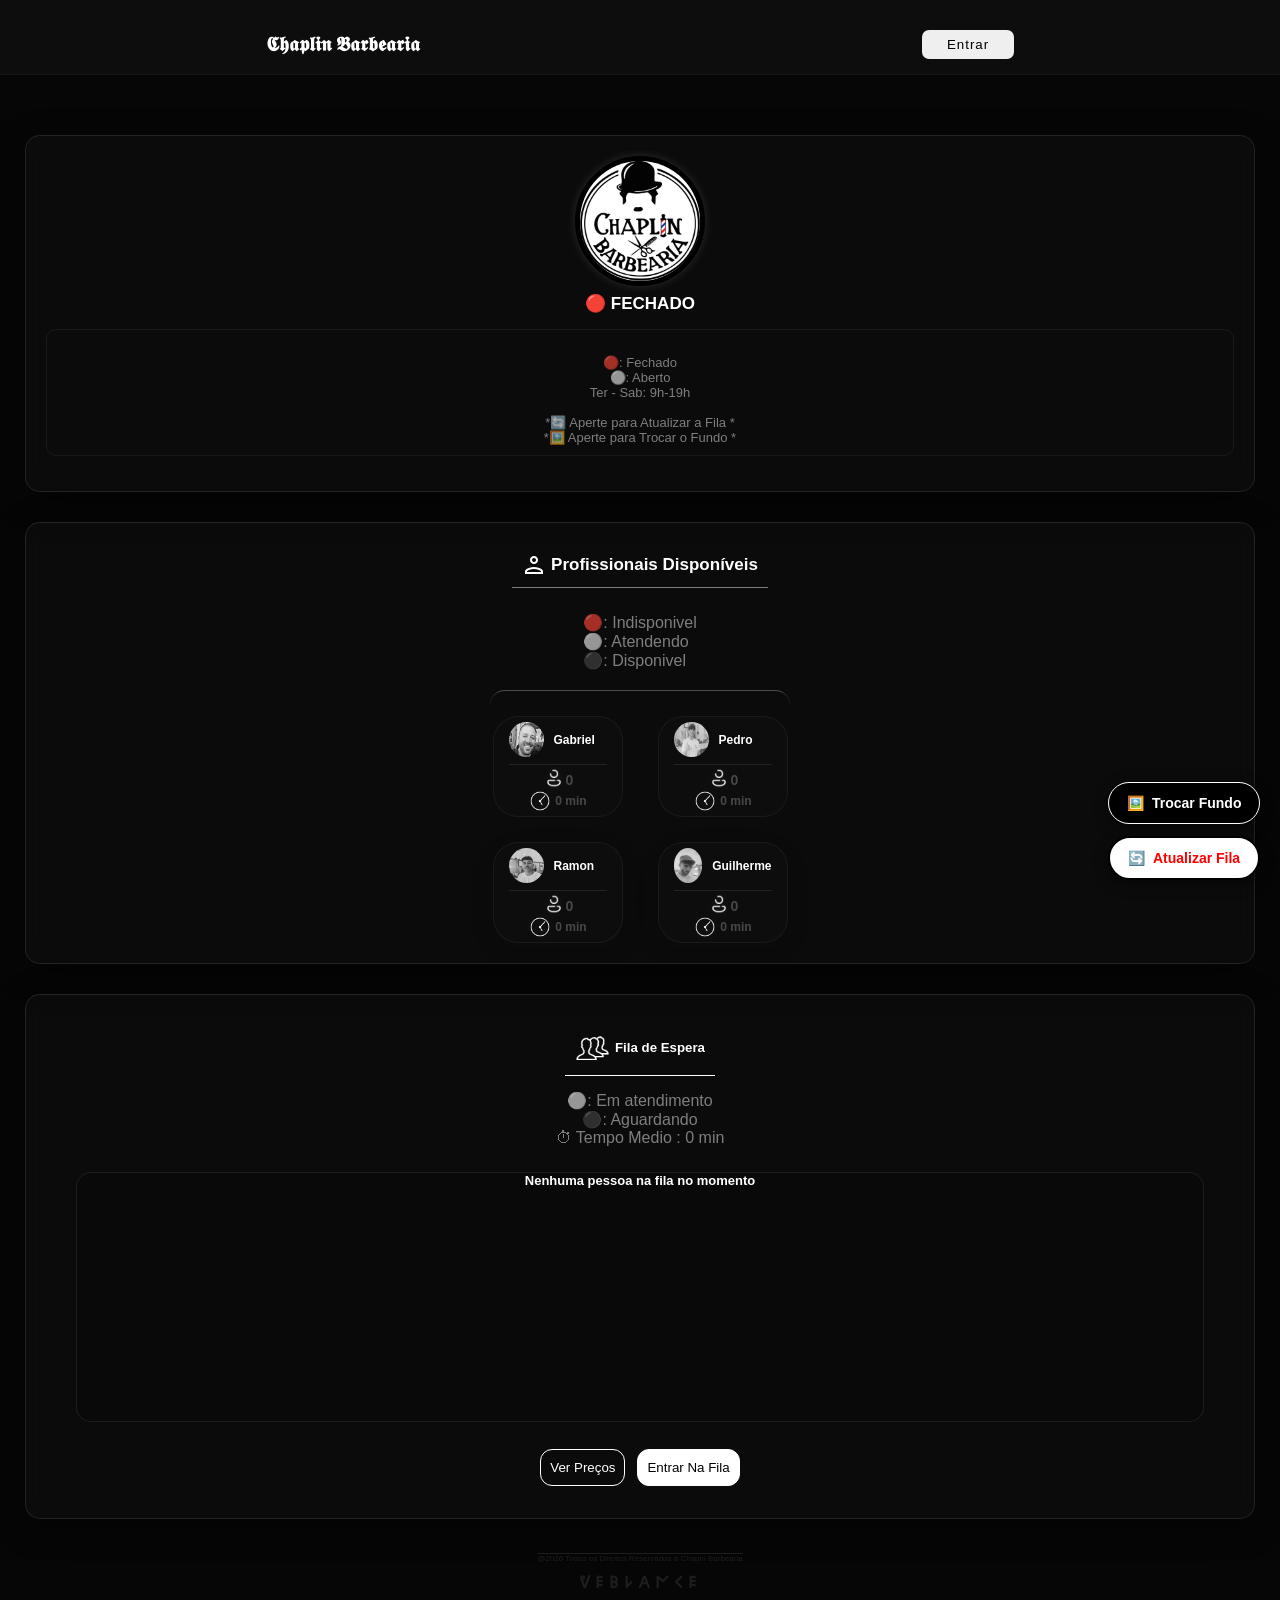
<file: frontend/index.html>
<!DOCTYPE html>
<html lang="pt">

<head>
    <meta charset="UTF-8">
    <meta name="viewport" content="width=device-width, initial-scale=1.0">
    <title>Chaplin Barbearia | Fila </title>
    <link rel="stylesheet" href="css/style.css">

</head>

<body>

    <header>

        <div class="Nav">

            <h3>𝕮𝖍𝖆𝖕𝖑𝖎𝖓 𝕭𝖆𝖗𝖇𝖊𝖆𝖗𝖎𝖆</h3>

            <button id="entrarConta" class="BtnNav">Entrar</button>

        </div>

    </header>


    <main>

        <div class="BarberInfoBox">

            <div><img src="assets/logo.png" alt="logo barber"></div>
            <h5>🔴 FECHADO</h5>

            <div class="StatusSituacion">
                <p>


                <p class="Legenda">


                    🔴: Fechado <br>⚪: Aberto

                    <br>Ter - Sab: 9h-19h
                    <br>
                    <br>*🔄 Aperte para Atualizar a Fila *
                    <br>*🖼️ Aperte para Trocar o Fundo *



                </p>

                </p>
            </div>

        </div>


        <div class="ProfissionaisBox">

            <h6><img src="assets/icons8-usuário-24.png" alt="">
                <div class="text1212">Profissionais
                    Disponíveis</div>
            </h6>

            <p class="Legenda">🔴: Indisponivel <br>⚪: Atendendo <br>⚫: Disponivel</p>

            <div class="ProfissionaisMainBox">

                <div class="ProfissionaisBoxes">


                    <div class="SepareteBoxPF">



                        <div id="gabrielBoxFila" class="PfBoxes">

                            <div class="PfBox1">

                                <img src="assets/gabriel.png" alt="gabriel">
                                <h5>Gabriel</h5>

                            </div>

                            <div class="PfBox2">
                                <div class="NumberFila"><img src="assets/icons8-user-male-96.png" alt="">
                                    <div class="NumberFila" id="filaNumberGabriel">0</div>
                                </div>
                                <div class="NumberFila"><img src="assets/icons8-clock-250.png" alt=""><span
                                        id="gabrielStatusText"> 0
                                        min</span>
                                </div>
                            </div>

                        </div>


                        <div id="pedroBoxFila" class="PfBoxes">


                            <div class="PfBox1">

                                <img src="assets/Pedro.png" alt="pedro">
                                <h5>Pedro</h5>

                            </div>

                            <div class="PfBox2">
                                <div class="NumberFila"><img src="assets/icons8-user-male-96.png" alt="">
                                    <div class="NumberFila" id="filaNumberPedro">0</div>
                                </div>
                                <div class="NumberFila"><img src="assets/icons8-clock-250.png" alt=""><span
                                        id="pedroStatusText"> 0
                                        min</span></div>

                            </div>


                        </div>




                    </div>



                    <div class="SepareteBoxPF">


                        <div id="ramonFila" class="PfBoxes Aguardando">


                            <div class="PfBox1">

                                <img src="assets/Baia.png" alt="Ramon">
                                <h5>Ramon</h5>

                            </div>

                            <div class="PfBox2">
                                <div class="NumberFila"><img src="assets/icons8-user-male-96.png" alt="">
                                    <div class="NumberFila" id="filaNumberRamon">0</div>
                                </div>
                                <div class="NumberFila"><img src="assets/icons8-clock-250.png" alt=""><span
                                        id="ramonStatusText"> 0
                                        min</span></div>
                            </div>


                        </div>



                        <div id="guilhermeBoxFila" class="PfBoxes Aguardando">

                            <div class="PfBox1">

                                <img src="assets/guilherme.png" alt="guilherme">
                                <h5>Guilherme</h5>

                            </div>

                            <div class="PfBox2">

                                <div class="NumberFila"><img src="assets/icons8-user-male-96.png" alt="">
                                    <div class="NumberFila" id="filaNumberGuilherme">0</div>
                                </div>
                                <div class="NumberFila"><img src="assets/icons8-clock-250.png" alt=""><span
                                        id="guilhermeStatusText"> 0
                                        min</span></div>

                            </div>


                        </div>




                    </div>


                </div>


            </div>


        </div>


        <div class="FilaMainBox">

            <h5><img src="assets/icons8-fila-100.png" alt="">
                <div class="text1212">Fila de Espera</div>
            </h5>

            <p class="Legenda">⚪: Em atendimento <br>⚫: Aguardando <br>⏱ Tempo Medio : <span id="tempoMedioTextFila">0
                    min</span></p>


            <div class="FilaBox" id="filaBoxFinal">

                <div id="fila" class="Filadiv">

                    <h6>Nenhuma pessoa na fila no momento</h6>

                </div>

            </div>


            <div class="BntMainBox">


                <div class="BntBox">
                    <button id="priceTableBox">Ver Preços</button>
                    <button id="entrarNaFila">Entrar Na Fila</button>

                </div>

            </div>

        </div>

    </main>

    <div id="priceModalTableMainBox" class="Hidden">
        <span class="close-btn" id="closePriceTableModal">&times;</span>
        <div class="PriceModalTitle">
            <h5><img src="assets/icons8-tabela-96.png" alt="TabelaIcon">
                <div class="text1212">Tabela De Preços</div>
            </h5>
        </div>

        <div class="TableBox">

            <div class="PriceBox">

                <h6>Corte Degradê</h6>

                <div class="PriceInfo"><span><img src="assets/icons8-clock-250.png" alt="">
                        <div class="text1212">30 min</div>
                    </span> R$ 45,00</div>

            </div>

            <div class="PriceBox">

                <h6>Corte e Barba</h6>

                <div class="PriceInfo"><span><img src="assets/icons8-clock-250.png" alt="">
                        <div class="text1212">45 min</div>
                    </span> R$ 78,00</div>

            </div>

            <div class="PriceBox">

                <h6>Corte social</h6>

                <div class="PriceInfo"><span><img src="assets/icons8-clock-250.png" alt="">
                        <div class="text1212">25 min</div>
                    </span> R$ 40,00</div>

            </div>

            <div class="PriceBox">

                <h6>Barba</h6>

                <div class="PriceInfo"><span><img src="assets/icons8-clock-250.png" alt="">
                        <div class="text1212">30 min</div>
                    </span> R$ 42,00</div>

            </div>

            <div class="PriceBox">

                <h6>Pézinho</h6>

                <div class="PriceInfo"><span><img src="assets/icons8-clock-250.png" alt="">
                        <div class="text1212">7 min</div>
                    </span> R$ 10,00</div>

            </div>

            <div class="PriceBox">

                <h6>Sombrancelha</h6>

                <div class="PriceInfo"><span><img src="assets/icons8-clock-250.png" alt="">
                        <div class="text1212">5 min</div>
                    </span> R$ 5,00</div>

            </div>


        </div>







    </div>


    <div class="ModalFilaMainBox " id="hidden2">
        <span class="close-btn" id="fecharModalEntrarNaFila">&times;</span>
        <h5><img src="assets/icons8-fila-100.png" alt="a">
            <div class="text1212">Entre na Fila</div>
        </h5>

        <div ModalFilaBox>

            <form id="formAgendamento">

                <!-- NOME -->
                <h6>Digite Seu Nome</h6>
                <label for="nome">
                    <input type="text" id="nome" name="nome" placeholder="Nome" required>
                </label>

                <!-- TELEFONE -->
                <h6>Digite Seu Número</h6>
                <label for="telefone">
                    <input type="tel" id="telefone" name="telefone" placeholder="11999999999" required>
                </label>

                <!-- SERVIÇOS -->
                <h6>Serviço</h6>

                <div class="ServicoCkeakBox">

                    <label>
                        <input type="checkbox" name="servico" value="45"> Degradê
                    </label>

                    <label>
                        <input type="checkbox" name="servico" value="40"> Social
                    </label>

                    <label>
                        <input type="checkbox" name="servico" value="42"> Barba
                    </label>

                    <label>
                        <input type="checkbox" name="servico" value="5"> Sobrancelha
                    </label>

                    <label>
                        <input type="checkbox" name="servico" value="10"> Pézinho
                    </label>

                </div>

                <div class="TotalPrice">
                    <h6>Total: <span id="totalDEServico">R$ 0.00</span></h6>
                </div>

                <!-- PROFISSIONAIS -->
                <div class="TextoTitleSelectProfissional">
                    <h4>Selecione um Profissional</h4>
                </div>

                <div class="OpcoesProfissionais">

                    <div class="SepareteBoxPF">

                        <input type="radio" name="profissional" id="gabriel" value="gabriel" required>
                        <label for="gabriel" class="CardsModal">
                            <img src="assets/gabriel.png" alt="Gabriel">
                            <h6>Gabriel</h6>
                        </label>

                        <input type="radio" name="profissional" id="pedro" value="pedro">
                        <label for="pedro" class="CardsModal">
                            <img src="assets/Pedro.png" alt="Pedro">
                            <h6>Pedro</h6>
                        </label>

                    </div>

                    <div class="SepareteBoxPF">

                        <input type="radio" name="profissional" id="ramon" value="ramon">
                        <label for="ramon" class="CardsModal">
                            <img src="assets/Baia.png" alt="Ramon">
                            <h6>Ramon</h6>
                        </label>

                        <input type="radio" name="profissional" id="guilherme" value="guilherme">
                        <label for="guilherme" class="CardsModal">
                            <img src="assets/guilherme.png" alt="Guilherme">
                            <h6>Guilherme</h6>
                        </label>

                    </div>

                    <!-- SEM PREFERÊNCIA -->
                    <input type="radio" name="profissional" id="nenhum" value="nenhum">
                    <label for="nenhum" class="CardsModal">
                        <img src="assets/icons8-usuário-24.png" alt="Sem preferência">
                        <h6>Sem Preferência</h6>
                        <p>⚡ Atendimento mais rápido</p>
                    </label>

                </div>

                <!-- BOTÃO -->
                <div class="BtnFilaForms"><button class="BtnEndForms" type="submit" id="enviarParaFila">
                        Entrar na Fila
                    </button></div>

            </form>

        </div>

    </div>




    <div class="LoginModal" id="hidden3">

        <span class="close-btn" id="closeBtnLogin">&times;</span>

        <h5>Somente Funcionarios</h5>

        <form class="LoginForm">

            <h6>Usuario</h6>
            <input name="nome" id="loginUsuario" type="text" placeholder="usuario" required>

            <h6>Senha</h6>
            <input class="Senha" id="loginSenha" name="senha" type="password" placeholder="senha" required>

            <div class="ForgotPass">
                <a href="#">Esqueci minha senha</a>

            </div>

            <button type="submit" id="entrarNaConta" class="BtnEndForms">Entrar</button>

        </form>

    </div>








    <footer>

        <h6>@2026 Todos os Direitos Reservados á Chapin Barbearia</h6>
        <p>ᕓ𐌄𐌁𐌋𐌀𐌍𐌂𐌄</p>

    </footer>


    <div class="container-botoes">
    <button id="btn-tema" class="botao-flutuante">
        🖼️ <span class="texto-botao">Trocar Fundo</span>
    </button>
    
    <button id="btn-atualizar" class="botao-flutuante principal">
        🔄 <span class="texto-botao">Atualizar Fila</span>
    </button>
</div>



    <script src="js/script.js"></script>
    <script src="js/api.js"></script>


</body>

</html>
</file>
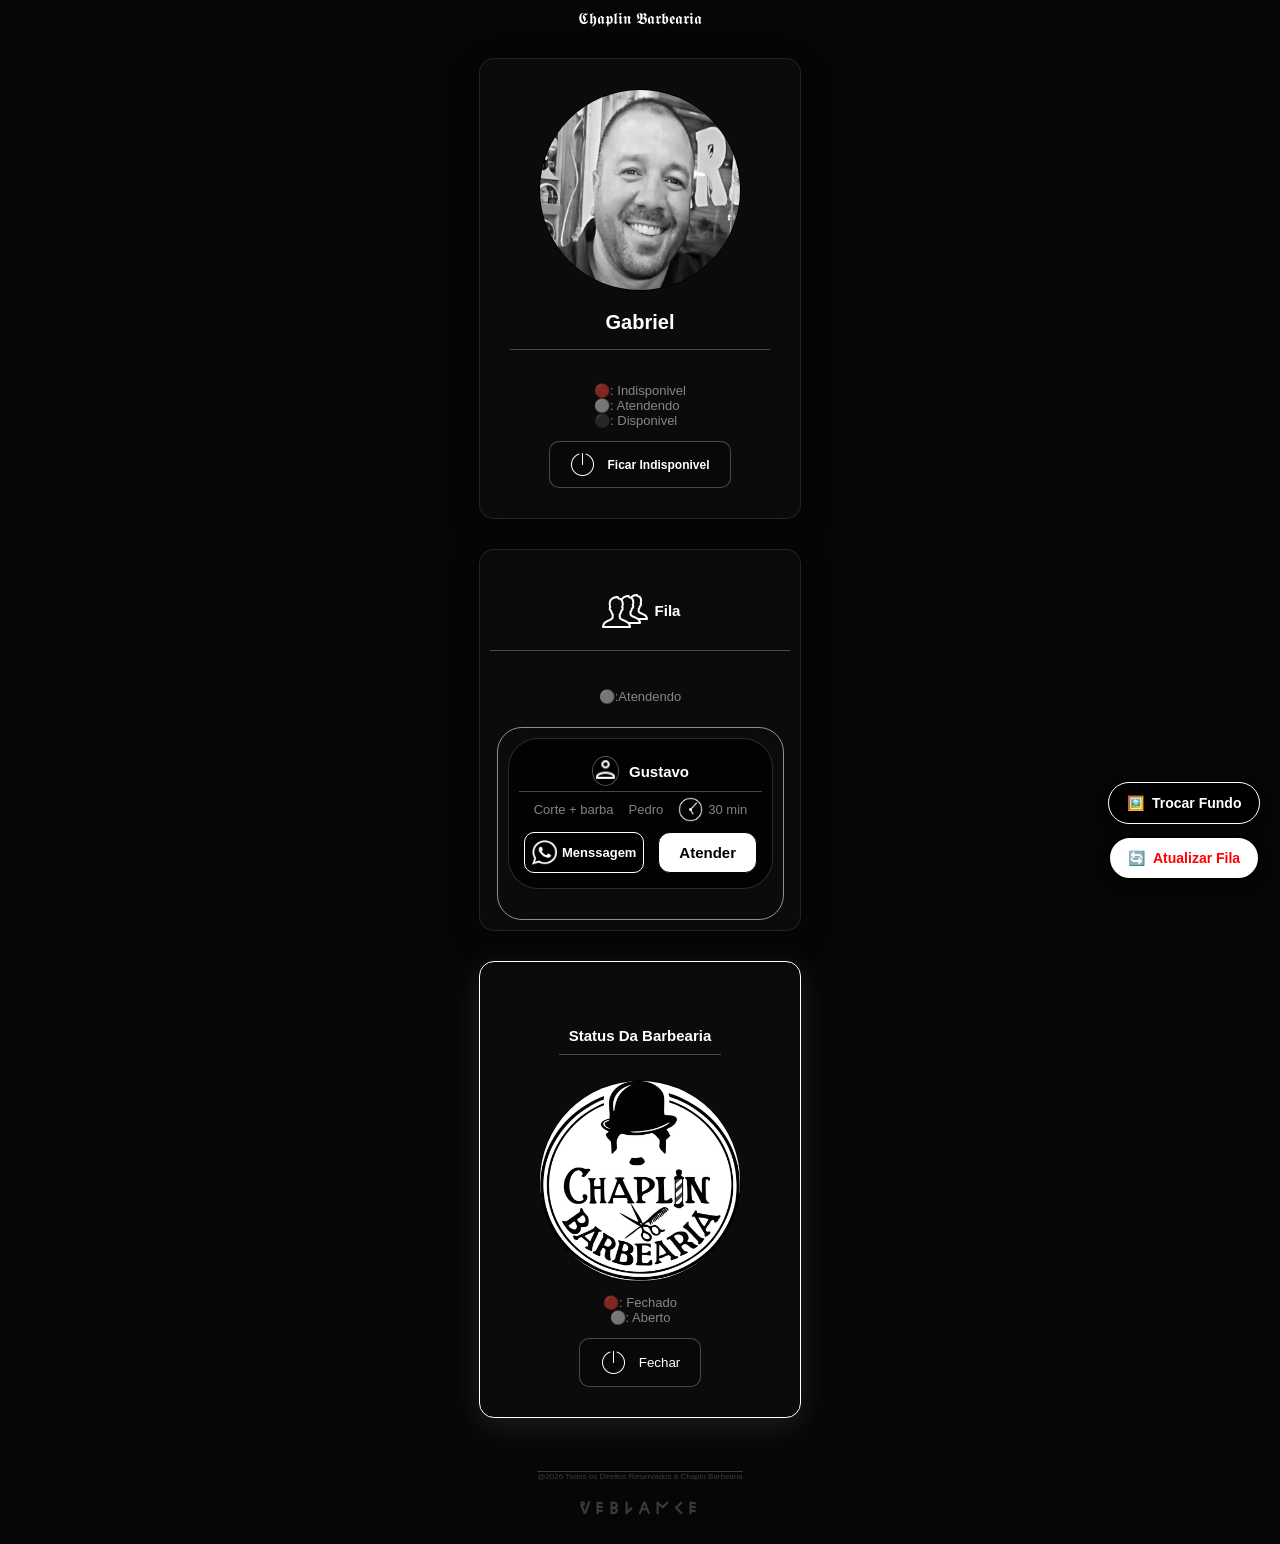
<file: frontend/gabriel.html>
<!DOCTYPE html>
<html lang="pt">

<head>
    <meta charset="UTF-8">
    <meta name="viewport" content="width=device-width, initial-scale=1.0">
    <title>Barbearia Chaplin Menu | ᕓ𐌄𐌁𐌋𐌀𐌍𐌂𐌄</title>
    <link rel="stylesheet" href="css/barbeiro.css">
</head>

<body>

    <header>𝕮𝖍𝖆𝖕𝖑𝖎𝖓 𝕭𝖆𝖗𝖇𝖊𝖆𝖗𝖎𝖆</header>

    <main class="BarbeiroPage">

        <div class="BarbeiroMenuStatus" id="gabrielBox2">
            <img class="FotoPerfil" src="assets/gabriel.png" alt="gabriel img">
            <p class="NomeBarbeiro">Gabriel</p>
            <p class="Legenda">🔴: Indisponivel <br>⚪: Atendendo <br>⚫: Disponivel</p>
            <button class="MudarStatusProfissional"><img src="assets/icons8-desligar-50.png" alt="">
                <div class="text1212"> Ficar Indisponivel</div>
            </button>

            <button class="MudarStatusProfissionalDisponivel Hidden"><img src="assets/icons8-shutdown-50.png" alt="">
                <div class="text1212"> Ficar Disponivel</div>
            </button>

        </div>


        <div class="FilaMainBox">

            <h5><img src="assets/icons8-fila-100.png" alt="">
                <div class="text1212">Fila</div>
            </h5>

            <p class="Legenda">
                ⚪:Atendendo
            </p>

            <div class="FilaBox">

                <div class="Fila" id="filaBarbeiro">

                    <h6 id="textoApagavel">Sem Clientes Na Fia</h6>


                    
                    <div class="ClienteCardBox">

                        <div class="ClienteNome">
                            <div class="BoxIMG"><img src="assets/icons8-usuário-24.png" alt="user png"></div>
                            <div class="text1212">Gustavo</div>
                        </div>

                        <div class="ServicoCliente"><span id="servicocliente">Corte + barba</span><span
                                id="profissionalEscolhido">Pedro</span> <span class="TimeBoxCliente"><span
                                    class="CloackClienteIMG"><img src="assets/icons8-clock-250.png" alt=""><span
                                        class="text1212" id="tempoCliente">30 min</span></span></span> </div>

                        <div class="BtnClienteGerenciamento">

                            <a id="LinkNumberCliente" href=""><img
                                    src="assets/logo-whatsapp-branco-png-icone-whatsapp-png-branco-11562849301ohgxjt9m7x-removebg-preview.png"
                                    alt="ue">Menssagem</a>

                            <button class="ChamarFinalizarCliente">Atender</button>
                            <button class="FinalizarCliente Hidden">Finalizar</button>

                        </div>

                    </div>


                </div>

            </div>


        </div>



        <div class="BarbeariaStatusMainBox Atendendo">

            <h5>Status Da Barbearia</h5>

            <img src="assets/logo.png" alt="">

            <div class="BarbeariaStatusMenu">
                <p class="Legenda">🔴: Fechado <br>⚪: Aberto</p>
                <button class="FecharBarbearia"><img src="assets/icons8-desligar-50.png" alt="">
                    <div class="text1212"> Fechar</div>
                </button>

                <button class="AbrirBarbearia Hidden"><img src="assets/icons8-shutdown-50.png" alt="">
                    <div class="text1212"> Abrir</div>
                </button>


            </div>


        </div>

    </main>

    <footer>

        <h6>@2026 Todos os Direitos Reservados á Chapin Barbearia</h6>
        <p>ᕓ𐌄𐌁𐌋𐌀𐌍𐌂𐌄</p>

    </footer>


        <div class="container-botoes">
    <button id="btn-tema" class="botao-flutuante">
        🖼️ <span class="texto-botao">Trocar Fundo</span>
    </button>
    
    <button id="btn-atualizar" class="botao-flutuante principal">
        🔄 <span class="texto-botao">Atualizar Fila</span>
    </button>
</div>

    <script src="js/barbeiro.js"></script>
    <script src="js/apiBarbeiro.js"></script>

</body>

</html>
</file>
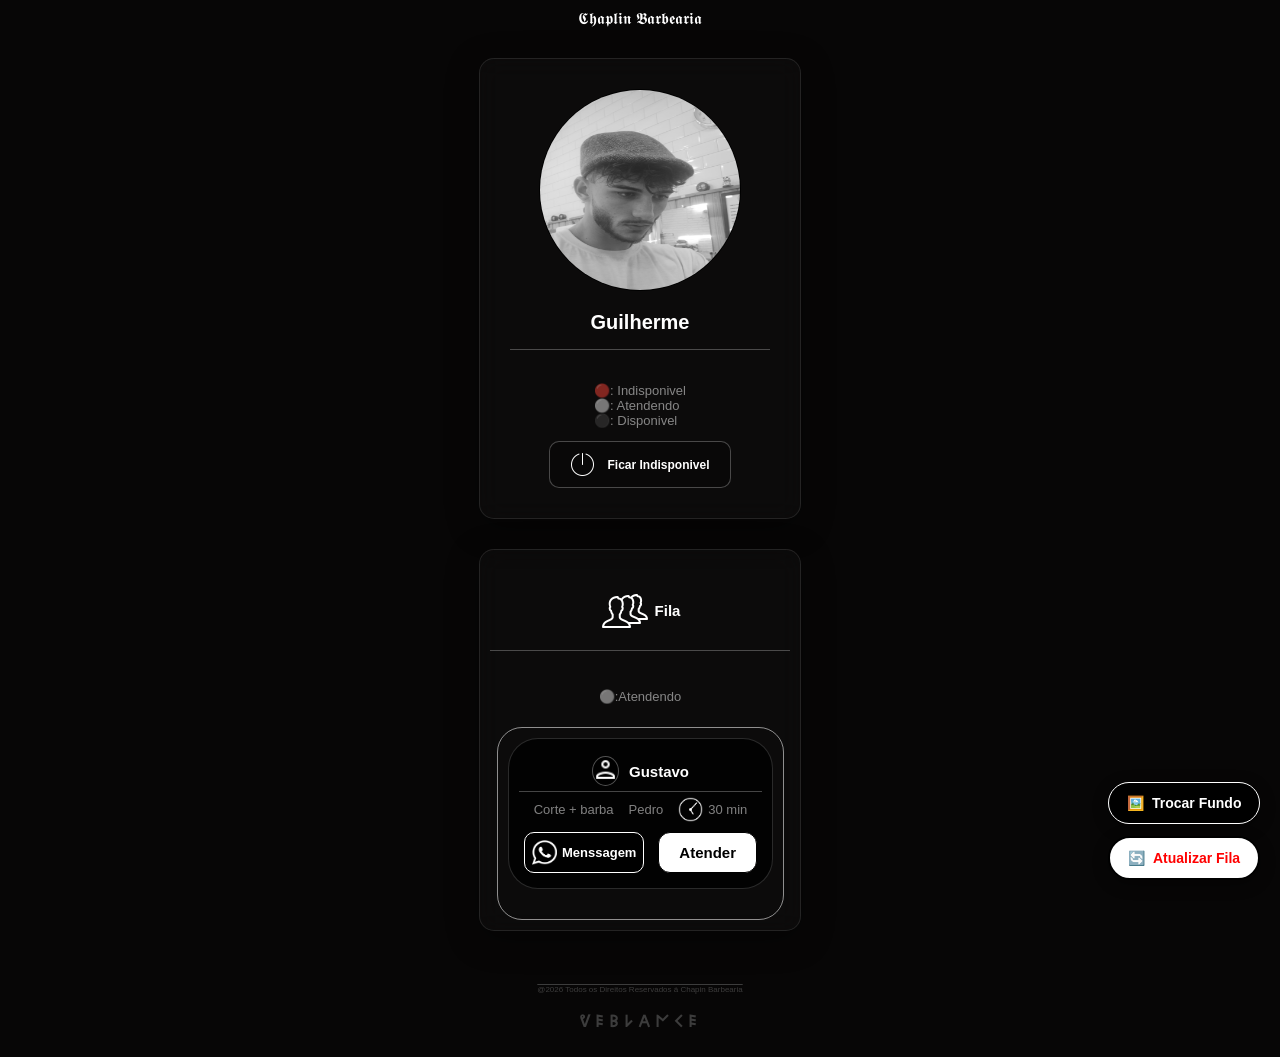
<file: frontend/guilherme.html>
<!DOCTYPE html>
<html lang="pt">

<head>
    <meta charset="UTF-8">
    <meta name="viewport" content="width=device-width, initial-scale=1.0">
    <title>Barbearia Chaplin Menu | ᕓ𐌄𐌁𐌋𐌀𐌍𐌂𐌄</title>
    <link rel="stylesheet" href="css/barbeiro.css">
</head>

<body>

    <header>𝕮𝖍𝖆𝖕𝖑𝖎𝖓 𝕭𝖆𝖗𝖇𝖊𝖆𝖗𝖎𝖆</header>

    <main class="BarbeiroPage">

        <div class="BarbeiroMenuStatus" id="guilhermeBox2">
            <img class="FotoPerfil" src="assets/guilherme.png" alt="gabriel img">
            <p class="NomeBarbeiro">Guilherme</p>
            <p class="Legenda">🔴: Indisponivel <br>⚪: Atendendo <br>⚫: Disponivel</p>
            <button class="MudarStatusProfissional"><img src="assets/icons8-desligar-50.png" alt="">
                <div class="text1212"> Ficar Indisponivel</div>
            </button>

            <button class="MudarStatusProfissionalDisponivel Hidden"><img src="assets/icons8-shutdown-50.png" alt="">
                <div class="text1212"> Ficar Disponivel</div>
            </button>

        </div>


        <div class="FilaMainBox">

            <h5><img src="assets/icons8-fila-100.png" alt="">
                <div class="text1212">Fila</div>
            </h5>

            <p class="Legenda">
                ⚪:Atendendo
            </p>

            <div class="FilaBox">

                <div class="Fila" id="filaBarbeiro">

                    <h6 id="textoApagavel">Sem Clientes Na Fia</h6>


                    <div class="ClienteCardBox">

                        <div class="ClienteNome">
                            <div class="BoxIMG"><img src="assets/icons8-usuário-24.png" alt="user png"></div>
                            <div class="text1212">Gustavo</div>
                        </div>

                        <div class="ServicoCliente"><span id="servicocliente">Corte + barba</span><span
                                id="profissionalEscolhido">Pedro</span> <span class="TimeBoxCliente"><span
                                    class="CloackClienteIMG"><img src="assets/icons8-clock-250.png" alt=""><span
                                        class="text1212" id="tempoCliente">30 min</span></span></span> </div>

                        <div class="BtnClienteGerenciamento">

                            <a id="LinkNumberCliente" href=""><img
                                    src="assets/logo-whatsapp-branco-png-icone-whatsapp-png-branco-11562849301ohgxjt9m7x-removebg-preview.png"
                                    alt="ue">Menssagem</a>

                            <button class="ChamarFinalizarCliente">Atender</button>
                            <button class="FinalizarCliente Hidden">Finalizar</button>

                        </div>

                    </div>


                </div>

            </div>


        </div>

    </main>

    <footer>

        <h6>@2026 Todos os Direitos Reservados á Chapin Barbearia</h6>
        <p>ᕓ𐌄𐌁𐌋𐌀𐌍𐌂𐌄</p>

    </footer>

        <div class="container-botoes">
    <button id="btn-tema" class="botao-flutuante">
        🖼️ <span class="texto-botao">Trocar Fundo</span>
    </button>
    
    <button id="btn-atualizar" class="botao-flutuante principal">
        🔄 <span class="texto-botao">Atualizar Fila</span>
    </button>
</div>

    <script src="js/barbeiro.js"></script>
    <script src="js/funcionarios.js"></script>

</body>

</html>
</file>
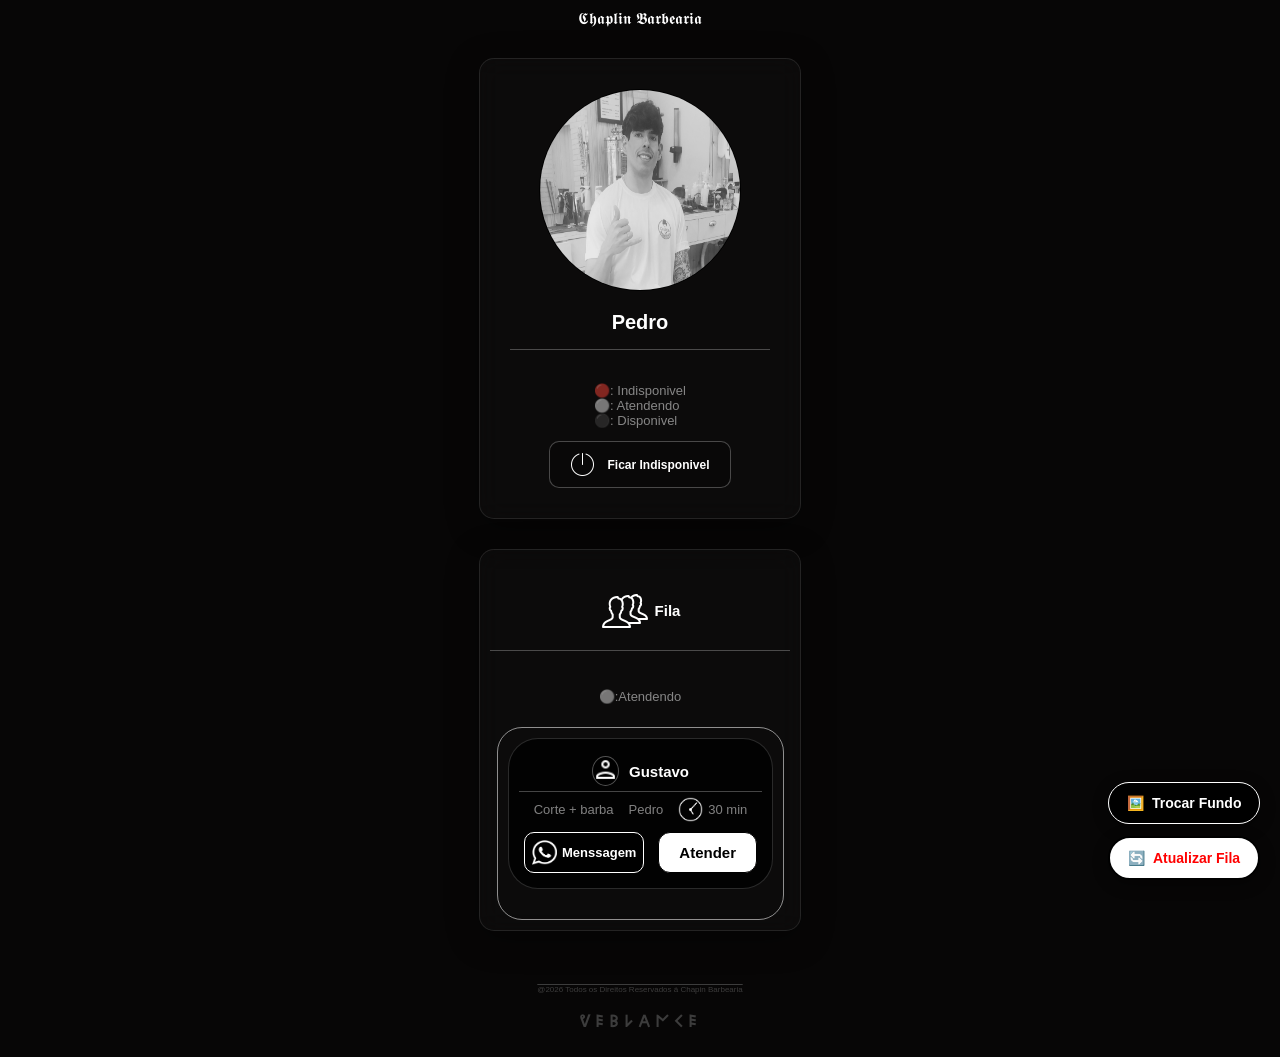
<file: frontend/pedro.html>
<!DOCTYPE html>
<html lang="pt">

<head>
    <meta charset="UTF-8">
    <meta name="viewport" content="width=device-width, initial-scale=1.0">
    <title>Barbearia Chaplin Menu | ᕓ𐌄𐌁𐌋𐌀𐌍𐌂𐌄</title>
    <link rel="stylesheet" href="css/barbeiro.css">
</head>

<body>

    <header>𝕮𝖍𝖆𝖕𝖑𝖎𝖓 𝕭𝖆𝖗𝖇𝖊𝖆𝖗𝖎𝖆</header>

    <main class="BarbeiroPage">

        <div class="BarbeiroMenuStatus" id="pedrobox2">
            <img class="FotoPerfil" src="assets/Pedro.png" alt="gabriel img">
            <p class="NomeBarbeiro">Pedro</p>
            <p class="Legenda">🔴: Indisponivel <br>⚪: Atendendo <br>⚫: Disponivel</p>
            <button class="MudarStatusProfissional"><img src="assets/icons8-desligar-50.png" alt="">
                <div class="text1212"> Ficar Indisponivel</div>
            </button>

            <button class="MudarStatusProfissionalDisponivel Hidden"><img src="assets/icons8-shutdown-50.png" alt="">
                <div class="text1212"> Ficar Disponivel</div>
            </button>

        </div>


        <div class="FilaMainBox">

            <h5><img src="assets/icons8-fila-100.png" alt="">
                <div class="text1212">Fila</div>
            </h5>

            <p class="Legenda">
                ⚪:Atendendo
            </p>

            <div class="FilaBox">

                <div class="Fila" id="filaBarbeiro">

                    <h6 id="textoApagavel">Sem Clientes Na Fia</h6>


                    <div class="ClienteCardBox">

                        <div class="ClienteNome">
                            <div class="BoxIMG"><img src="assets/icons8-usuário-24.png" alt="user png"></div>
                            <div class="text1212">Gustavo</div>
                        </div>

                        <div class="ServicoCliente"><span id="servicocliente">Corte + barba</span><span
                                id="profissionalEscolhido">Pedro</span> <span class="TimeBoxCliente"><span
                                    class="CloackClienteIMG"><img src="assets/icons8-clock-250.png" alt=""><span
                                        class="text1212" id="tempoCliente">30 min</span></span></span> </div>

                        <div class="BtnClienteGerenciamento">

                            <a id="LinkNumberCliente" href=""><img
                                    src="assets/logo-whatsapp-branco-png-icone-whatsapp-png-branco-11562849301ohgxjt9m7x-removebg-preview.png"
                                    alt="ue">Menssagem</a>

                            <button class="ChamarFinalizarCliente">Atender</button>
                            <button class="FinalizarCliente Hidden">Finalizar</button>

                        </div>

                    </div>


                </div>

            </div>


        </div>

    </main>

    <footer>

        <h6>@2026 Todos os Direitos Reservados á Chapin Barbearia</h6>
        <p>ᕓ𐌄𐌁𐌋𐌀𐌍𐌂𐌄</p>

    </footer>


        <div class="container-botoes">
    <button id="btn-tema" class="botao-flutuante">
        🖼️ <span class="texto-botao">Trocar Fundo</span>
    </button>
    
    <button id="btn-atualizar" class="botao-flutuante principal">
        🔄 <span class="texto-botao">Atualizar Fila</span>
    </button>
</div>

    <script src="js/barbeiro.js"></script>
    <script src="js/funcionarios.js"></script>

</body>

</html>
</file>
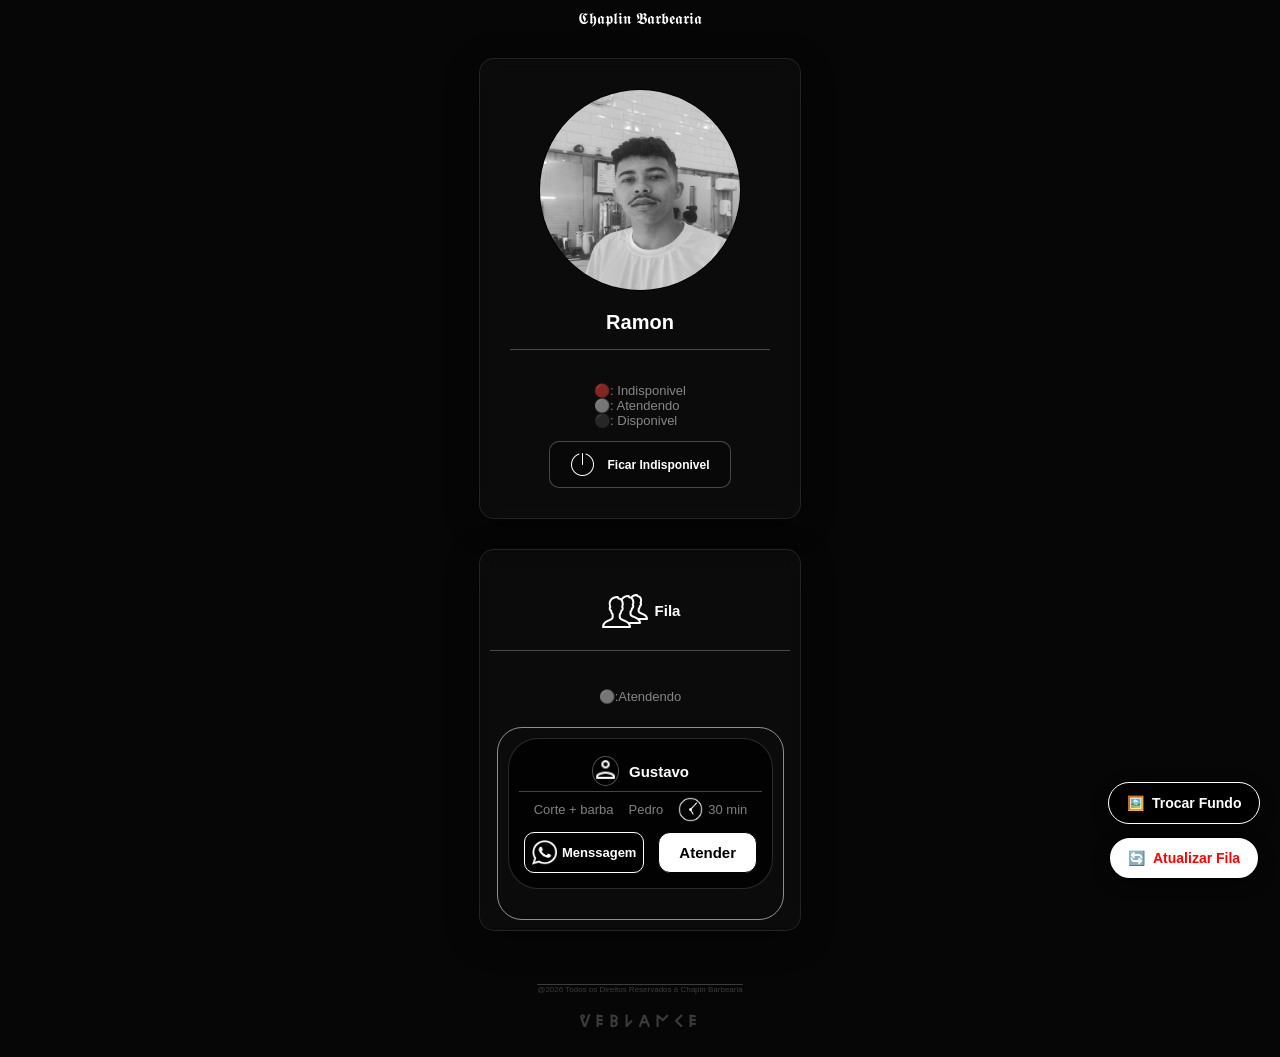
<file: frontend/ramon.html>
<!DOCTYPE html>
<html lang="pt">

<head>
    <meta charset="UTF-8">
    <meta name="viewport" content="width=device-width, initial-scale=1.0">
    <title>Barbearia Chaplin Menu | ᕓ𐌄𐌁𐌋𐌀𐌍𐌂𐌄</title>
    <link rel="stylesheet" href="css/barbeiro.css">
</head>

<body>

    <header>𝕮𝖍𝖆𝖕𝖑𝖎𝖓 𝕭𝖆𝖗𝖇𝖊𝖆𝖗𝖎𝖆</header>

    <main class="BarbeiroPage">

        <div class="BarbeiroMenuStatus" id="ramonBox2">
            <img class="FotoPerfil" src="assets/Baia.png" alt="gabriel img">
            <p class="NomeBarbeiro">Ramon</p>
            <p class="Legenda">🔴: Indisponivel <br>⚪: Atendendo <br>⚫: Disponivel</p>
            <button class="MudarStatusProfissional"><img src="assets/icons8-desligar-50.png" alt="">
                <div class="text1212"> Ficar Indisponivel</div>
            </button>

            <button class="MudarStatusProfissionalDisponivel Hidden"><img src="assets/icons8-shutdown-50.png" alt="">
                <div class="text1212"> Ficar Disponivel</div>
            </button>

        </div>


        <div class="FilaMainBox">

            <h5><img src="assets/icons8-fila-100.png" alt="">
                <div class="text1212">Fila</div>
            </h5>

            <p class="Legenda">
                ⚪:Atendendo
            </p>

            <div class="FilaBox">

                <div class="Fila" id="filaBarbeiro">

                    <h6 id="textoApagavel">Sem Clientes Na Fia</h6>


                    <div class="ClienteCardBox">

                        <div class="ClienteNome">
                            <div class="BoxIMG"><img src="assets/icons8-usuário-24.png" alt="user png"></div>
                            <div class="text1212">Gustavo</div>
                        </div>

                        <div class="ServicoCliente"><span id="servicocliente">Corte + barba</span><span
                                id="profissionalEscolhido">Pedro</span> <span class="TimeBoxCliente"><span
                                    class="CloackClienteIMG"><img src="assets/icons8-clock-250.png" alt=""><span
                                        class="text1212" id="tempoCliente">30 min</span></span></span> </div>

                        <div class="BtnClienteGerenciamento">

                            <a id="LinkNumberCliente" href=""><img
                                    src="assets/logo-whatsapp-branco-png-icone-whatsapp-png-branco-11562849301ohgxjt9m7x-removebg-preview.png"
                                    alt="ue">Menssagem</a>

                            <button class="ChamarFinalizarCliente">Atender</button>
                            <button class="FinalizarCliente Hidden">Finalizar</button>

                        </div>

                    </div>


                </div>

            </div>


        </div>


    </main>

    <footer>

        <h6>@2026 Todos os Direitos Reservados á Chapin Barbearia</h6>
        <p>ᕓ𐌄𐌁𐌋𐌀𐌍𐌂𐌄</p>

    </footer>


        <div class="container-botoes">
    <button id="btn-tema" class="botao-flutuante">
        🖼️ <span class="texto-botao">Trocar Fundo</span>
    </button>
    
    <button id="btn-atualizar" class="botao-flutuante principal">
        🔄 <span class="texto-botao">Atualizar Fila</span>
    </button>
</div>

    <script src="js/barbeiro.js"></script>
    <script src="js/funcionarios.js"></script>

</body>

</html>
</file>
<file: frontend/css/style.css>
* {
    margin: 0;
    padding: 0;
    box-sizing: border-box;
    
}

button {
    cursor: pointer;

}

body {
    /* O caminho exato que o navegador confirmou que existe */
    background-color: #070606;
    color: white;
    min-height: 100vh;
    font-family: 'Inter', sans-serif;
    display: flex;
    flex-direction: column;
    margin: 0;
}


/* Estilo Glass (Com Imagem) */
/* Estilo Glass (Com Imagem) */
body.tema-glass {
    background-image: url('/assets/fundo2.png');
    background-size: cover;
    background-attachment: fixed;
}
/* No modo glass, você pode colocar um overlay escuro nos cards pra ler melhor */
body.tema-glass .BarberInfoBox,
body.tema-glass .ProfissionaisBox,
body.tema-glass .FilaMainBox

{
    background: rgba(0, 0, 0, 0.39);
    backdrop-filter: blur(10px);
}
header {
    background-color: rgba(41, 41, 41, 0.199);
    height: auto;
    width: auto;
    padding: 15px;
    border-bottom: 1px solid rgba(255, 255, 255, 0.034);

}


.Nav {
    margin-top: 15px;
    display: flex;
    justify-content: space-around;
    align-items: center;
    text-align: center;
}


.Nav h3 {
    font-size: 20px;
    color: white;
}


.BtnNav {
    background-color: rgba(255, 255, 255, 0.932);
    padding: 7px 25px;
    border-radius: 7px;
    border: none;
    letter-spacing: 1px;
}


.BarberInfoBox {
    display: flex;
    flex-direction: column;
    text-align: center;
    margin-top: 60px;
    /* 1. Transparência do fundo (Branco com 5% a 10% de opacidade) */
    background: rgba(129, 129, 129, 0.048);
    /* 2. O desfoque (O que dá o efeito de vidro fosco) */
    backdrop-filter: blur(12px);
    -webkit-backdrop-filter: blur(12px);
    /* Suporte para Safari */
    /* 3. Borda fina e clara (Simula o corte do vidro) */
    border: 1px solid rgba(255, 255, 255, 0.1);
    /* 4. Arredondamento e Sombra para dar profundidade */
    border-radius: 15px;
    box-shadow: 0 8px 32px 0 rgba(0, 0, 0, 0.37);
    padding: 20px;
    margin-left: 25px;
    margin-right: 25px;
    color: white;
    animation: fadeInModal 0.4s ease-out forwards;

}

.BarberInfoBox h5 {
    margin-top: 3px;
    font-size: 17px;
    font-weight: bolder;
}

.BarberInfoBox img {
    height: 130px;
    width: 130px;
    border-radius: 50%;
    border: 5px solid black;
    filter: drop-shadow(0 0 5px rgba(255, 255, 255, 0.13));
    transition: 0.3s ease;

}

.StatusSituacion {
    padding: 10px;
    margin-top: 15px;
    margin-bottom: 15px;
    border: 1px solid rgba(117, 117, 117, 0.13);
    border-radius: 10px;
    font-size: 13px;
    font-weight: lighter;
    color: rgba(189, 189, 189, 0.651);

}


.ProfissionaisBox {

    margin-top: 30px;
    display: flex;
    flex-direction: column;

    align-items: center;
    /* 1. Transparência do fundo (Branco com 5% a 10% de opacidade) */
    background: rgba(129, 129, 129, 0.048);
    /* 2. O desfoque (O que dá o efeito de vidro fosco) */
    backdrop-filter: blur(12px);
    -webkit-backdrop-filter: blur(12px);
    /* Suporte para Safari */
    /* 3. Borda fina e clara (Simula o corte do vidro) */
    border: 1px solid rgba(255, 255, 255, 0.1);
    /* 4. Arredondamento e Sombra para dar profundidade */
    border-radius: 15px;
    box-shadow: 0 8px 32px 0 rgba(0, 0, 0, 0.37);
    padding: 20px;
    margin-left: 25px;
    margin-right: 25px;
    color: white;
    animation: fadeInModal 0.7s ease-out forwards;

}

.Legenda {
    margin-top: 15px;
    color: rgba(189, 189, 189, 0.651);
}

.ProfissionaisBox h6 {
    display: flex;
    align-items: center;
    padding: 10px;
    font-size: 17px;
    font-weight: bolder;
    border-bottom: 1px solid rgba(255, 255, 255, 0.466);
}

.text1212 {
    margin-left: 5px;
    display: flex;
    justify-content: center;
    align-items: center;
}

.ProfissionaisMainBox {
    margin-top: 20px;
    border-radius: 15px;
    padding: auto;
    border-top: 1px solid rgba(187, 185, 185, 0.37);
}


.ProfissionaisBoxes img {
    height: 20px;
    width: 20px;
    border-radius: 50%;
    filter: drop-shadow(0 0 5px rgba(255, 255, 255, 0.13));
}

.SepareteBoxPF {
    display: flex;
    flex-direction: row;
    align-items: center;
    justify-content: space-around;

    width: 300px;
    max-width: 300px;
    height: auto;
}

.PfBoxes {
    background-color: rgba(26, 26, 26, 0.226);
    margin-top: 25px;
    margin-left: 10px;
    margin-right: 10px;
    min-width: 130px;
    min-height: auto;
    padding: 5px 15px;
    border-radius: 25px;
    border: 1px solid rgba(117, 117, 117, 0.13);
    position: relative;

}

.PfBox1 {
    display: flex;
    align-items: center;

}

.PfBox1 img {
    width: 35px;
    height: 35px;
    filter: grayscale(100%);
}

.PfBox1 h5 {
    margin-left: 10px;
    font-size: 12px;
    font-weight: bolder;

}

.PfBox2 {
    border-top: 1px solid rgba(255, 255, 255, 0.089);
    display: flex;
    flex-direction: column;
    margin-top: 7px;
    justify-content: space-around;
    align-items: center;
}

.NumberFila {
    display: flex;
    flex-direction: row;
    align-items: center;
    margin-top: 3px;
    margin-left: 2px;
    justify-content: space-between;
    color: rgba(189, 189, 189, 0.342);
    font-size: 14px;
    font-weight: bolder;
}

.NumberFila span {
    margin-left: 5px;
    font-size: 12px;
    font-weight: bold;
}



.FilaMainBox {
    margin-top: 30px;
    display: flex;
    flex-direction: column;
    align-items: center;
    /* 1. Transparência do fundo (Branco com 5% a 10% de opacidade) */
    background: rgba(129, 129, 129, 0.048);
    /* 2. O desfoque (O que dá o efeito de vidro fosco) */
    backdrop-filter: blur(12px);
    -webkit-backdrop-filter: blur(12px);
    /* Suporte para Safari */
    /* 3. Borda fina e clara (Simula o corte do vidro) */
    border: 1px solid rgba(255, 255, 255, 0.1);
    /* 4. Arredondamento e Sombra para dar profundidade */
    border-radius: 15px;
    box-shadow: 0 8px 32px 0 rgba(0, 0, 0, 0.37);
    padding: 20px;
    margin-left: 25px;
    margin-right: 25px;
    color: white;
    text-align: center;
    animation: fadeInModal 0.4s ease-out forwards;

}

.FilaMainBox h5 {
    display: flex;
    align-items: center;
    justify-content: space-around;
    margin-top: 5px;
    padding: 10px;
    border-bottom: 1px solid white;




}

.FilaMainBox h5 img {
    height: 35px;
    width: 35px;
}

.FilaBox {
    background-color: rgba(0, 0, 0, 0.144);
    display: flex;
    flex-direction: column;
    margin-top: 25px;
    min-height: 250px;
    min-width: 95%;
    max-width: 95%;
    border: 1px solid rgba(255, 255, 255, 0.082);
    border-radius: 15px;
}

.BntMainBox {
    margin-top: 15px;
    padding: 12px;
    width: 300px;
    height: auto;
}

.BntBox {
    width: 100%;
    height: 100%;
    display: flex;
    align-items: center;
    justify-content: center;
    gap: 12px;
}

#priceTableBox {
    background: none;
    color: white;
    padding: 10px 9px;
    border: 1px solid white;
    border-radius: 12px;
  
}

#entrarNaFila {
    background: white;
    color: rgb(0, 0, 0);
    padding: 10px 9px;
    border: 1px solid white;
    border-radius: 12px;
}

footer {
    margin-top: 25px;
    padding: 10px;
    text-align: center;
    color: rgba(114, 114, 114, 0.233);
}

footer h6 {
    font-size: 8px;
    font-weight: lighter;
    text-decoration: overline;
}

footer p {
    margin-top: 5px;
    letter-spacing: 5px;
    font-weight: bolder;
}









.Indisponivel {
    border: 1px solid rgb(255, 0, 0);
}

.Atendendo {
    border: 1px solid white;
}

.Aguardando {
    box-shadow: 0 8px 32px 0 rgba(37, 37, 37, 0.048);
}

#hidden {
    display: none;
}

#hidden2 {
    display: none;
}

#hidden3 {
    display: none;
}

.Hidden {
    display: none;
}




















#priceModalTableMainBox {
    position: absolute;
    margin-top: 30px;
    min-width: 300px;
    top: 900px;
    /* 1. Transparência do fundo (Branco com 5% a 10% de opacidade) */
    background: rgba(19, 19, 19, 0.808);
    /* 2. O desfoque (O que dá o efeito de vidro fosco) */
    backdrop-filter: blur(50px);
    -webkit-backdrop-filter: blur(50px);
    /* Suporte para Safari */
    /* 3. Borda fina e clara (Simula o corte do vidro) */
    border: 1px solid rgba(255, 255, 255, 0.1);
    /* 4. Arredondamento e Sombra para dar profundidade */
    border-radius: 15px;
    box-shadow: 0 8px 32px 0 rgba(0, 0, 0, 0.37);
    padding: 20px;
    margin-left: 25px;
    margin-right: 25px;
    animation: fadeInModal 0.4s ease-out forwards;
}

#priceModalTableMainBox h5 {
    padding: 10px;
    display: flex;
    align-items: center;
    justify-content: center;
    border-bottom: 1px solid white;

}

.PriceModalTitle img {
    height: 35px;
    width: 35px;
}


.TableBox {
    display: flex;
    flex-direction: column;
    margin-top: 30px;
    padding: 10px;
    border-radius: 12px;
    border: 1px solid rgba(252, 252, 252, 0.418);
}


.PriceBox {
    display: flex;
    flex-direction: column;
    padding: 8px;
    margin-top: 2px;
    border-bottom: 1px solid rgba(255, 255, 255, 0.103);
}

.PriceBox h6 {
    font-size: 15px;
    font-weight: bolder;
    color: white;


}

.PriceBox img {
    height: 20px;
    width: 20px;
    border-radius: 50%;
    filter: drop-shadow(0 0 5px rgba(255, 255, 255, 0.13));
}

.PriceInfo {
    margin-top: 15px;
    display: flex;
    flex-direction: row;
    justify-content: space-between;
    color: rgb(255, 255, 255);
    font-size: 14px;
    font-weight: bolder;
}

.PriceInfo span {
    color: rgba(255, 255, 255, 0.247);
    display: flex;
    font-size: 12px;
    font-weight: lighter;
}


.close-btn {
    position: absolute;
    /* Fixa ele em relação ao card */
    right: 20px;
    /* Distância da direita */
    top: 15px;
    /* Distância do topo */
    font-size: 28px;
    /* Tamanho do X */
    cursor: pointer;
    /* Vira a "mãozinha" do mouse */
    color: rgba(255, 255, 255, 0.5);
    /* Cor meio apagada */
    transition: 0.3s;
}

.close-btn:hover {
    color: white;
    /* Brilha quando passa o mouse */
}


.OpcoesProfissionais {
    display: flex;
    flex-direction: column;
    align-items: center;
    margin: 10px 20px 10px 20px;
    padding: 10px;


}


input[type="radio"] {
    display: none;
}

.CardsModal {
    background-color: black;
    display: flex;
    flex-direction: column;
    align-items: center;
    justify-content: center;
    text-align: center;
    width: 120px;
    margin-top: 10px;
    margin-left: 5px;
    margin-right: 5px;
    padding: 7px;
    border-radius: 20px;
    border: 1px solid rgb(43, 43, 43);
    transition: 0.7s ease;

}

.CardsModal img {
    height: 45px;
    width: 45px;
    border-radius: 50%;
    filter: grayscale(100%)
}







input:checked+.CardsModal {
    border: 2px solid white;
    transform: scale(1.1);
    box-shadow: 0 0 10px rgba(255, 255, 255, 0.4);


}

input:checked+.CardsModal img {

    filter: grayscale(25%);
    box-shadow: 0 0 10px rgba(0, 200, 83, 0.4);
}


.ModalFilaMainBox {
    margin-top: 300px;
    /* 1. Transparência do fundo (Branco com 5% a 10% de opacidade) */
    background: rgba(19, 19, 19, 0.055);
    /* 2. O desfoque (O que dá o efeito de vidro fosco) */
    backdrop-filter: blur(20px);
    -webkit-backdrop-filter: blur(20px);
    /* Suporte para Safari */
    /* 3. Borda fina e clara (Simula o corte do vidro) */
    border: 1px solid rgba(255, 255, 255, 0.1);
    /* 4. Arredondamento e Sombra para dar profundidade */
    border-radius: 15px;
    box-shadow: 0 8px 32px 0 rgba(0, 0, 0, 0.37);
    padding: 20px;
    margin-left: 25px;
    margin-right: 25px;
    display: flex;
    flex-direction: column;
    animation: fadeInModal 0.4s ease-out forwards;

}


.ModalFilaMainBox h5 {
    text-align: center;
    margin-top: 10px;
    padding: 10px;
    border-bottom: 1px solid white;
    display: flex;
    justify-content: center;
    font-size: 15px;
    font-weight: bolder;
}

.ModalFilaMainBox img {
    width: 35px;
    height: 35px;


}


/* FORM GERAL */
form {
    max-width: 400px;
    margin: 40px auto;
    padding: 25px;
    border-radius: 15px;
    box-shadow: 0 5px 20px rgba(0, 0, 0, 0.1);
}

/* TITULOS */
h4,
h6 {
    font-size: 13px;
    font-weight: bolder;
    margin-bottom: 10px;
}

/* INPUTS */
input[type="text"],
input[type="tel"] {
    width: 100%;
    background-color: rgba(39, 39, 39, 0.267);
    padding: 12px;
    border-radius: 10px;
    border: 1px solid #dddddd54;
    margin-bottom: 15px;
    outline: none;
    color: #ffffff;
    transition: 0.3s;
}

input:focus {
    border-color: #ffffff;
}

/* SERVIÇOS */
.ServicoCkeakBox {
    display: flex;
    flex-direction: column;
    gap: 10px;
    margin-bottom: 10px;
    font-weight: bold;
    font-size: 12px;
}

.ServicoCkeakBox label {
    display: flex;
    align-items: center;
    gap: 10px;
    cursor: pointer;
}

.TotalPrice {
    text-align: center;
    margin-top: 10px;
    color: rgba(128, 128, 128, 0.808);
    font-weight: bold;
    font-size: 12px;
}

/* TOTAL */
#totalDEServico {
    font-weight: bolder;
    color: #ffffff;
}

.TextoTitleSelectProfissional {
    padding: 10px;
    text-align: center;
    margin-top: 20px;
    border-top: 1px solid white;
    font-weight: bolder;
    font-size: 15px;
}

/* PROFISSIONAIS */
.OpcoesProfissionais {
    display: flex;
    flex-direction: column;
    gap: 20px;
    margin-top: 15px;
}

.SepareteBoxPF {
    display: flex;
    gap: 15px;
    justify-content: center;
}

/* ESCONDE RADIO */
input[type="radio"] {
    display: none;
}

/* CARD */
.CardsModal {
    background-color: #00000041;
    width: 140px;
    padding: 12px;
    border-radius: 15px;
    border: 2px solid #dddddd31;
    text-align: center;
    cursor: pointer;
    transition: all 0.3s ease;
}

.CardsModal img {
    border-radius: 50%;
    margin-bottom: 8px;
}

.CardsModal h6 {
    font-size: 14px;
    color: rgba(255, 255, 255, 0.596);
}

/* HOVER */
.CardsModal:hover {
    transform: translateY(-5px) scale(1.03);
    border-color: black;
}

/* SELECIONADO */
input:checked+.CardsModal {
    border-color: #ffffff;
    box-shadow: 0 0 15px rgba(255, 255, 255, 0.4);
    color: rgb(255, 255, 255);
}

input:checked+.CardsModal h6 {
    color: rgb(255, 255, 255);
}

input:checked+.CardsModal p {
    color: rgb(255, 255, 255);
}

.CardsModal p {
    font-size: 12px;
    font-weight: lighter;
    color: rgba(255, 255, 255, 0.596);


}

/* SEM PREFERÊNCIA */
#nenhum+.CardsModal {
    border: 2px dashed #ffffff;
}





/* BOTÃO */

.BtnFilaForms {

    padding: 10px;
    margin-top: 30px;
    border-top: 1px solid white;


}





.BtnEndForms {
    background-color: #ffffff;
    border: 1px solid rgb(0, 0, 0);
    width: 100%;
    margin-top: 20px;
    padding: 14px;
    border-radius: 12px;
    color: rgb(0, 0, 0);
    font-size: 16px;
    cursor: pointer;
    transition: 0.3s;
}


.LoginModal {
    position: absolute;
    top: 0;

    margin-top: 30px;
    display: flex;
    flex-direction: column;
    min-width: 300px;
    align-items: center;
    /* 1. Transparência do fundo (Branco com 5% a 10% de opacidade) */
    background: rgba(129, 129, 129, 0.048);
    /* 2. O desfoque (O que dá o efeito de vidro fosco) */
    backdrop-filter: blur(25px);
    -webkit-backdrop-filter: blur(12px);
    /* Suporte para Safari */
    /* 3. Borda fina e clara (Simula o corte do vidro) */
    border: 1px solid rgba(255, 255, 255, 0.1);
    /* 4. Arredondamento e Sombra para dar profundidade */
    border-radius: 15px;
    box-shadow: 0 8px 32px 0 rgba(0, 0, 0, 0.37);

    margin-left: 25px;
    margin-right: 25px;
    color: white;
    animation: fadeInModal 0.4s ease-out forwards;


}

.LoginModal input {
    background-color: rgb(26, 25, 25);
    color: #ffffff;
    border: 1px solid rgb(255, 255, 255);
    padding: 10px;
    border-radius: 12px;
    margin-top: 10px;
}

.LoginModal h6 {
    font-size: 13px;
    font-weight: bolder;
}

.LoginModal h5 {
    font-size: 16px;
    margin-top: 30px;
    font-weight: bolder;
}

.ForgotPass {
    padding: 15px;
    margin-top: 15px;
    border-top: 1px solid white;
    display: flex;
    justify-content: center;

}


.LoginModal a {
    text-decoration: underline;
    color: white;
    text-align: center;
    cursor: pointer;

}















/* Contruçao dos cards */

.ClienteCardBox {
    /*   background: rgba(0, 0, 0, 0.466); */
    background: rgba(0, 0, 0, 0.76);
    display: flex;
    flex-direction: column;
    margin: 10px 10px 0px;
    border-radius: 30px;
    padding: 10px;
    border: 1px solid rgba(255, 255, 255, 0.158);
    animation: fadeInModal 0.4s ease-out forwards;

}

.ClienteNome {
    display: flex;
    justify-content: center;
    font-size: 15px;
    font-weight: bolder;
    margin-top: 2px;
    padding: 5px;
    gap: 5px;
    border-bottom: 1px solid rgba(128, 128, 128, 0.541);
    animation: fadeInModal 0.7s ease-out forwards;
}

.ClienteNome img {
    height: 25px;
    width: 25px;
    animation: fadeInModal 0.5s ease-out forwards;
}

.BoxIMG {
    background-color: rgba(0, 0, 0, 0.568);
    border-radius: 50%;
    border: 1px solid rgba(255, 255, 255, 0.322);
}

.ServicoCliente {
    margin-top: 5px;
    display: flex;
    justify-content: center;
    align-items: center;
    font-size: 13px;
    font-weight: lighter;
    color: rgba(255, 255, 255, 0.507);
    gap: 15px;
}

.CloackClienteIMG {
    display: flex;
}


.CloackClienteIMG img {
    width: 25px;
    height: 25px;
}
















.container-botoes {
    position: fixed;
    bottom: 20px;
    right: 20px;
    display: flex;
    flex-direction: column;
    gap: 12px;
    z-index: 9999;
}

.botao-flutuante {
    background-color: #000000; /* Cor neutra */
    color: white;
    border: none;
    border-radius: 50px;
    padding: 12px 18px;
    font-size: 14px;
    font-weight: bold;
    border: 1px solid white;
    cursor: pointer;
    box-shadow: 0 4px 15px rgba(0,0,0,0.4);
    transition: all 0.3s ease;
    display: flex;
    align-items: center;
    gap: 8px;
    animation: fadeInModal 0.3s ease-out forwards;
}

.botao-flutuante:hover {
    transform: translateY(-3px);
    filter: brightness(1.2);
}

.botao-flutuante.principal {
    background-color: #ffffff; /* Amarelo/Dourado Barbearia */
    color: #ff0000;
    border: 2px solid rgb(0, 0, 0);
}

/* Esconde o texto no celular para ficar só o ícone se a tela for pequena */
@media (max-width: 600px) {
    .texto-botao {
        display: none;
    }
    .botao-flutuante {
        padding: 15px;
        border-radius: 50%;
    }
}




/* Definição das Animações */
@keyframes fadeInModal {
    from {
        opacity: 0;
        transform: translateY(-20px) scale(0.9);
    }
    to {
        opacity: 1;
        transform: translateY(0) scale(1);
    }
}

@keyframes fadeInItem {
    from {
        opacity: 0;
        transform: translateX(-10px);
    }
    to {
        opacity: 1;
        transform: translateX(0);
    }
}
</file>
<file: frontend/css/barbeiro.css>
body {
    /* O caminho exato que o navegador confirmou que existe */
    background-color: #070606;
    color: white;
    min-height: 100vh;
    font-family: 'Inter', sans-serif;
    display: flex;
    flex-direction: column;
    margin: 0;
}

body.tema-glass {
    background-image: url('/assets/fundo2.png');
    background-size: cover;
    background-attachment: fixed;
}
/* No modo glass, você pode colocar um overlay escuro nos cards pra ler melhor */
body.tema-glass .BarbeiroMenuStatusx,
body.tema-glass .FilaMainBox,
body.tema-glass .BarbeariaStatusMainBox

{
    background: rgba(0, 0, 0, 0.39);
    backdrop-filter: blur(10px);
}

header {
    text-align: center;
    margin-top: 10px;
}

button {
    cursor: pointer;

}

.text1212 {
    margin-left: 5px;
    display: flex;
    justify-content: center;
    align-items: center;
}

main {
    display: flex;
    flex-direction: column;
    align-items: center;
}


.BarbeiroMenuStatus {
    margin-top: 30px;
    display: flex;
    flex-direction: column;

    align-items: center;
    /* 1. Transparência do fundo (Branco com 5% a 10% de opacidade) */
    background: rgba(129, 129, 129, 0.048);
    /* 2. O desfoque (O que dá o efeito de vidro fosco) */
    backdrop-filter: blur(12px);
    -webkit-backdrop-filter: blur(12px);
    /* Suporte para Safari */
    /* 3. Borda fina e clara (Simula o corte do vidro) */
    border: 1px solid rgba(255, 255, 255, 0.1);
    /* 4. Arredondamento e Sombra para dar profundidade */
    border-radius: 15px;
    box-shadow: 0 8px 32px 0 rgba(0, 0, 0, 0.37);
    padding: 30px;
    min-width: 260px;
    margin-left: 25px;
    margin-right: 25px;
    color: white;
    animation: fadeInModal 0.7s ease-out forwards;

}


.FotoPerfil {
    width: 200px;
    height: 200px;
    filter: grayscale(100%);
    border-radius: 50%;
    border: 1px solid black;
}

.NomeBarbeiro {
    font-size: 20px;
    font-weight: bolder;
    min-width: 100%;
    text-align: center;
    padding: 0px 0px 15px 0px;
    border-bottom: 1px solid rgba(128, 128, 128, 0.541);
}

.Legenda {
    font-size: 13px;
    font-weight: lighter;
    color: rgba(255, 255, 255, 0.507);
}

.MudarStatusProfissional {
    background-color: rgba(0, 0, 0, 0.185);
    border: 1px solid rgba(255, 255, 255, 0.26);
    padding: 10px 20px;
    color: white;
    display: flex;
    align-items: center;
    border-radius: 10px;
    gap: 7px;
    font-size: 12px;
    font-weight: bolder;
}

.MudarStatusProfissionalDisponivel {
    background-color: rgb(255, 255, 255);
    border: 1px solid rgba(255, 255, 255, 0.26);
    padding: 10px 20px;
    color: rgb(0, 0, 0);
    display: flex;
    align-items: center;
    border-radius: 10px;
    gap: 7px;
    font-weight: bolder;
}

.MudarStatusProfissional img {
    width: 25px;
    height: 25px;
}

.MudarStatusProfissionalDisponivel img {
    width: 25px;
    height: 25px;
}





.FilaMainBox {
    margin-top: 30px;
    display: flex;
    flex-direction: column;
    align-items: center;
    /* 1. Transparência do fundo (Branco com 5% a 10% de opacidade) */
    background: rgba(129, 129, 129, 0.048);
    /* 2. O desfoque (O que dá o efeito de vidro fosco) */
    backdrop-filter: blur(12px);
    -webkit-backdrop-filter: blur(12px);
    /* Suporte para Safari */
    /* 3. Borda fina e clara (Simula o corte do vidro) */
    border: 1px solid rgba(255, 255, 255, 0.1);
    /* 4. Arredondamento e Sombra para dar profundidade */
    border-radius: 15px;
    box-shadow: 0 8px 32px 0 rgba(0, 0, 0, 0.37);
    padding: 10px;
    min-width: 260px;
    margin-left: 25px;
    margin-right: 25px;
    color: white;
    height: auto;
    text-align: center;
     animation: fadeInModal 0.7s ease-out forwards;

}

.FilaMainBox h5 {
    display: flex;
    justify-content: center;
    font-size: 15px;
    font-weight: bolder;
    padding: 0px 20px 15px;
    border-bottom: 1px solid rgba(128, 128, 128, 0.541);
    min-width: 260px;

}

.NumberNaFilaIMG {
    width: 25px;
    height: 25px;

}

h5 img {
    height: 50px;
    width: 50px;
}


.FilaBox {
    border: 1px solid rgba(255, 255, 255, 0.541);
    margin-top: 10px;
    border-radius: 25px;
    width: 95%;
    padding: 0px 0px 30px 0px;
    height: auto;
    display: flex;
    flex-direction: column;
    min-height: 100px;
}


.FilaBox img {
    width: 1px;
    height: 1px;
}

#textoApagavel {
    text-align: center;
    display: none;
}

.ClienteCardBox {
    /*   background: rgba(0, 0, 0, 0.466); */
    background: rgba(0, 0, 0, 0.76);
    display: flex;
    flex-direction: column;
    margin: 10px 10px 0px;
    border-radius: 30px;
    padding: 10px;
    border: 1px solid rgba(255, 255, 255, 0.158);
    animation: fadeInModal 0.7s ease-out forwards;

}

.ClienteNome {
    display: flex;
    justify-content: center;
    font-size: 15px;
    font-weight: bolder;
    margin-top: 2px;
    padding: 5px;
    gap: 5px;
    border-bottom: 1px solid rgba(128, 128, 128, 0.541);
}

.ClienteNome img {
    height: 25px;
    width: 25px;
}

.BoxIMG {
    background-color: rgba(0, 0, 0, 0.568);
    border-radius: 50%;
    border: 1px solid rgba(255, 255, 255, 0.322);
}

.ServicoCliente {
    margin-top: 5px;
    display: flex;
    justify-content: center;
    align-items: center;
    font-size: 13px;
    font-weight: lighter;
    color: rgba(255, 255, 255, 0.507);
    gap: 15px;
}

.ClienteCardBox {
    transition: all 0.5s ease;
}


.CloackClienteIMG {
    display: flex;
}


.CloackClienteIMG img {
    width: 25px;
    height: 25px;
}

.BtnClienteGerenciamento {
    padding: 5px;
    justify-content: space-between;
    margin-top: 5px;
    display: flex;
}

.BtnClienteGerenciamento img {
    width: 25px;
    height: 25px;
}

.BtnClienteGerenciamento a {
    display: flex;
    align-items: center;
    gap: 5px;
    padding: 7px;
    border-radius: 10px;
    background-color: rgb(0, 0, 0);
    text-decoration: none;
    color: white;
    cursor: pointer;
    font-size: 13px;
    font-weight: bolder;
    border: 1px solid white;
}


.ChamarFinalizarCliente {
    background-color: rgb(255, 255, 255);
    border: none;
    padding: 0px 20px;
    border-radius: 12px;
    border: 1px solid black;
    text-align: center;
    font-size: 15px;
    font-weight: bolder;
}

.FinalizarCliente {
    background-color: rgb(255, 255, 255);
    border: none;
    padding: 0px 20px;
    border-radius: 12px;
    border: 1px solid black;
    text-align: center;
    font-size: 15px;
    font-weight: bolder;
}


.BarbeariaStatusMenu {
    display: flex;
    flex-direction: column;
    align-items: center;
    justify-content: center;
}


.BarbeariaStatusMainBox {
    margin-top: 30px;
    display: flex;
    flex-direction: column;
    align-items: center;
    /* 1. Transparência do fundo (Branco com 5% a 10% de opacidade) */
    background: rgba(129, 129, 129, 0.048);
    /* 2. O desfoque (O que dá o efeito de vidro fosco) */
    backdrop-filter: blur(12px);
    -webkit-backdrop-filter: blur(12px);
    /* Suporte para Safari */
    /* 3. Borda fina e clara (Simula o corte do vidro) */
    border: 1px solid rgba(255, 255, 255, 0.1);
    /* 4. Arredondamento e Sombra para dar profundidade */
    border-radius: 15px;
    box-shadow: 0 8px 32px 0 rgba(0, 0, 0, 0.37);
    padding: 30px;
    min-width: 260px;
    margin-left: 25px;
    margin-right: 25px;
    color: white;
        animation: fadeInModal 0.7s ease-out forwards;
}

.BarbeariaStatusMainBox h5 {
    font-size: 15px;
    font-weight: bolder;
    padding: 10px;
    border-bottom: 1px solid rgba(128, 128, 128, 0.541);



}

.BarbeariaStatusMainBox img {
    width: 200px;
    height: 200px;
    filter: grayscale(100%);
    border-radius: 50%;
    border: 1px solid black;
}

.BarbeariaStatusMenu p {
    text-align: center;
}

.FecharBarbearia {
    background-color: rgba(0, 0, 0, 0.185);
    border: 1px solid rgba(255, 255, 255, 0.26);
    padding: 10px 20px;
    color: white;
    display: flex;
    align-items: center;
    border-radius: 10px;
    gap: 7px;
}

.AbrirBarbearia {
    background-color: rgb(255, 255, 255);
    border: 1px solid rgba(255, 255, 255, 0.26);
    padding: 10px 20px;
    color: rgb(0, 0, 0);
    display: flex;
    align-items: center;
    border-radius: 10px;
    gap: 7px;



}

.FecharBarbearia img {
    width: 25px;
    height: 25px;
}

.AbrirBarbearia img {
    width: 25px;
    height: 25px;



}



footer {
    margin-top: 25px;
    padding: 10px;
    text-align: center;
    color: rgba(114, 114, 114, 0.5);
}

footer h6 {
    font-size: 8px;
    font-weight: lighter;
    text-decoration: overline;
}

footer p {
    margin-top: 5px;
    letter-spacing: 5px;
    font-weight: bolder;
}




.Indisponivel {
    border: 1px solid rgb(255, 0, 0);
    box-shadow: 0 8px 32px 0 rgba(255, 0, 0, 0.100);
}

.Atendendo {
    border: 1px solid white;
    box-shadow: 0 8px 32px 0 rgba(255, 255, 255, 0.100);
}

.Aguardando {
    box-shadow: 0 8px 32px 0 rgba(37, 37, 37, 0.048);
}

#hidden {
    display: none;
}

.Hidden {
    display: none;
}


.ClienteCardBox.AtendendoAgora {
    border: 2px solid #ffffff !important;
    /* Borda Branca */
    box-shadow: 0 0 10px rgba(255, 255, 255, 0.2);
}













.container-botoes {
    position: fixed;
    bottom: 20px;
    right: 20px;
    display: flex;
    flex-direction: column;
    gap: 12px;
    z-index: 9999;
}

.botao-flutuante {
    background-color: #000000; /* Cor neutra */
    color: white;
    border: none;
    border-radius: 50px;
    padding: 12px 18px;
    font-size: 14px;
    font-weight: bold;
    border: 1px solid white;
    cursor: pointer;
    box-shadow: 0 4px 15px rgba(0,0,0,0.4);
    transition: all 0.3s ease;
    display: flex;
    align-items: center;
    gap: 8px;
    animation: fadeInModal 0.3s ease-out forwards;
}

.botao-flutuante:hover {
    transform: translateY(-3px);
    filter: brightness(1.2);
}

.botao-flutuante.principal {
    background-color: #ffffff; /* Amarelo/Dourado Barbearia */
    color: #ff0000;
    border: 2px solid rgb(0, 0, 0);
}

/* Esconde o texto no celular para ficar só o ícone se a tela for pequena */
@media (max-width: 600px) {
    .texto-botao {
        display: none;
    }
    .botao-flutuante {
        padding: 15px;
        border-radius: 50%;
    }
}




/* Definição das Animações */
@keyframes fadeInModal {
    from {
        opacity: 0;
        transform: translateY(-20px) scale(0.9);
    }
    to {
        opacity: 1;
        transform: translateY(0) scale(1);
    }
}

@keyframes fadeInItem {
    from {
        opacity: 0;
        transform: translateX(-10px);
    }
    to {
        opacity: 1;
        transform: translateX(0);
    }
}
</file>
